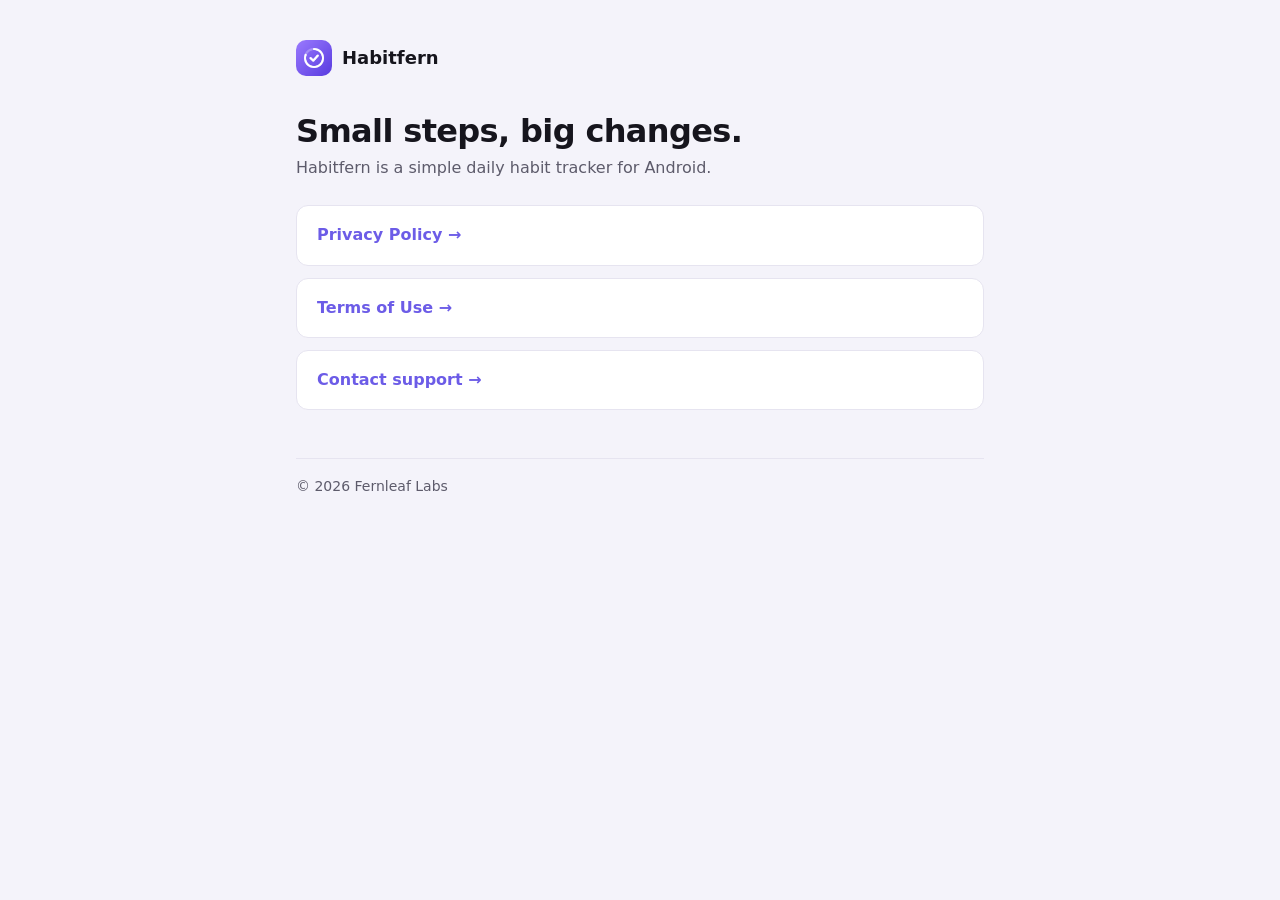
<file: index.html>
<!doctype html>
<html lang="en">
<head>
  <meta charset="utf-8">
  <meta name="viewport" content="width=device-width, initial-scale=1">
  <title>Habitfern</title>
  <link rel="stylesheet" href="style.css">
  <link rel="icon" href="icon.png">
</head>
<body>
<main>
  <a class="brand" href="./"><img src="icon.png" alt="">Habitfern</a>
  <h1>Small steps, big changes.</h1>
  <p class="updated">Habitfern is a simple daily habit tracker for Android.</p>
  <div class="links">
    <a href="privacy.html">Privacy Policy →</a>
    <a href="terms.html">Terms of Use →</a>
    <a href="mailto:fernleaflabs@gmail.com">Contact support →</a>
  </div>
  <footer>&copy; 2026 Fernleaf Labs</footer>
</main>
</body>
</html>
</file>
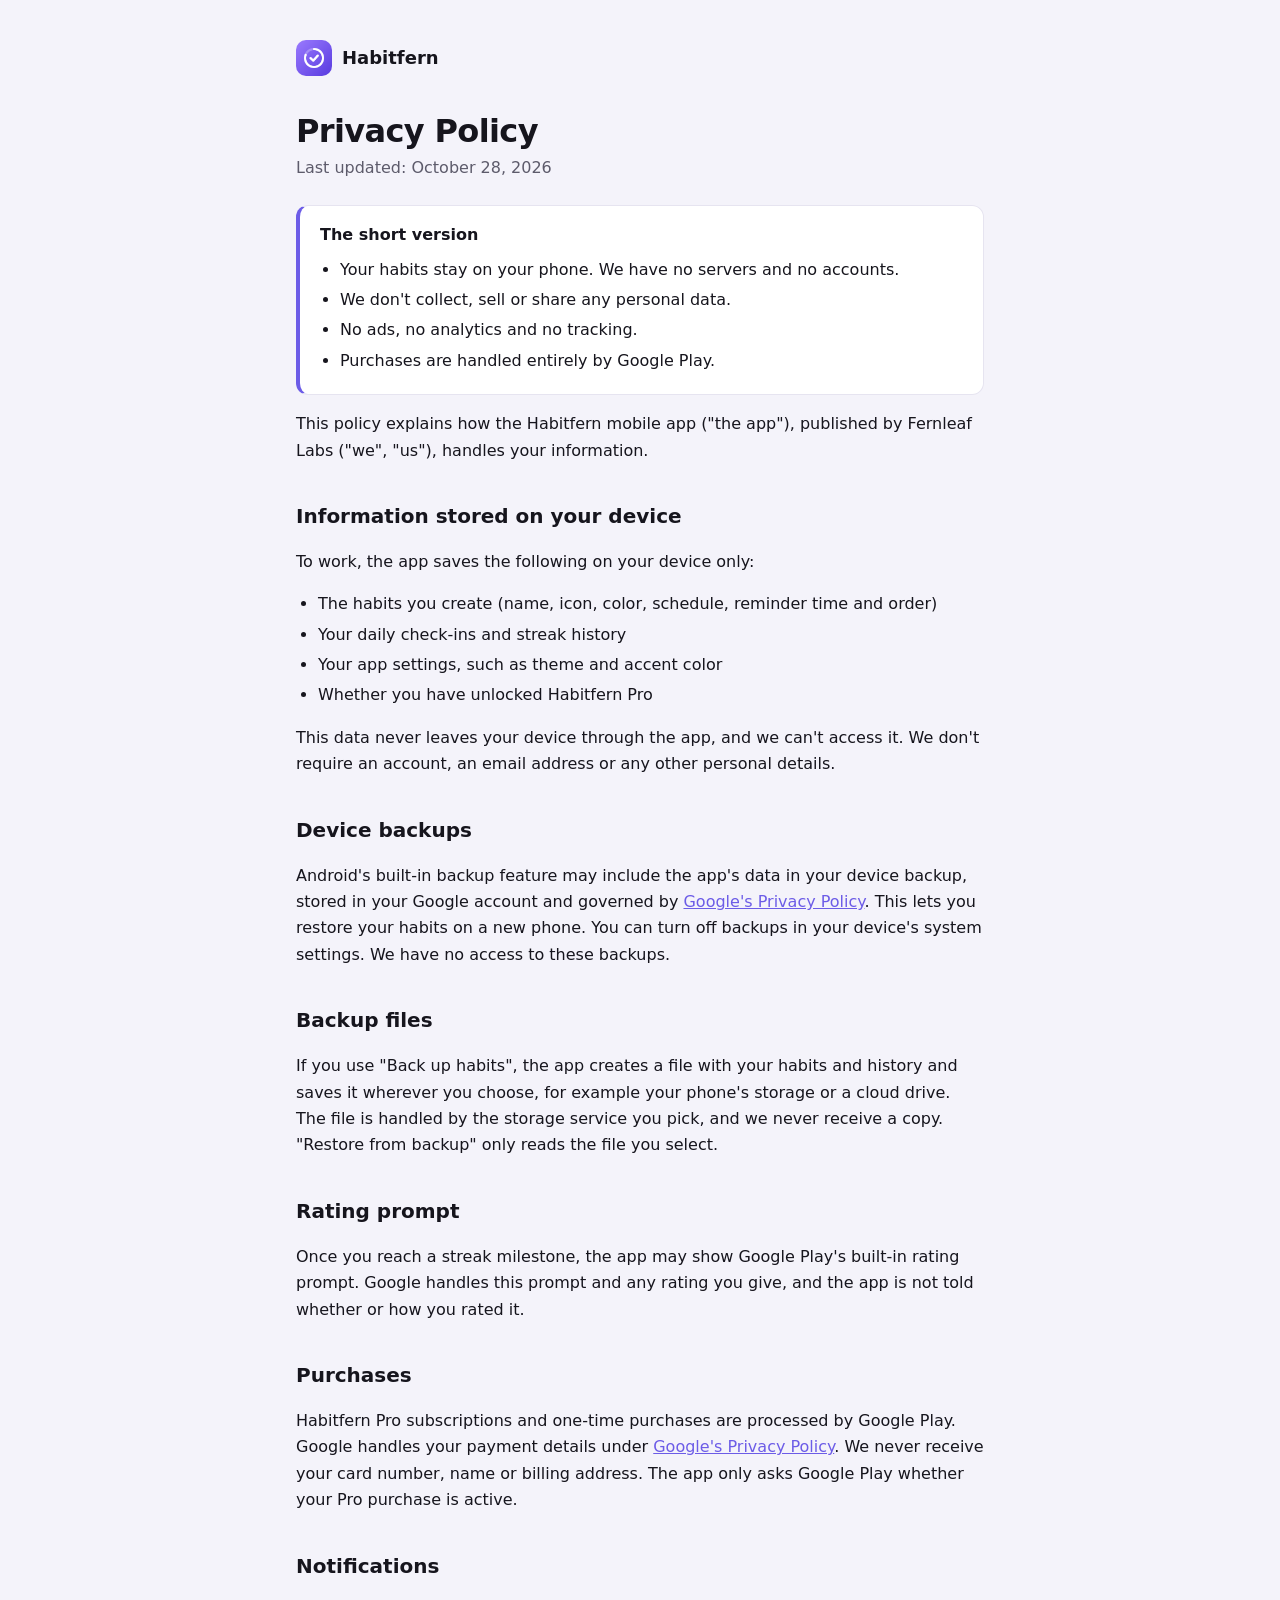
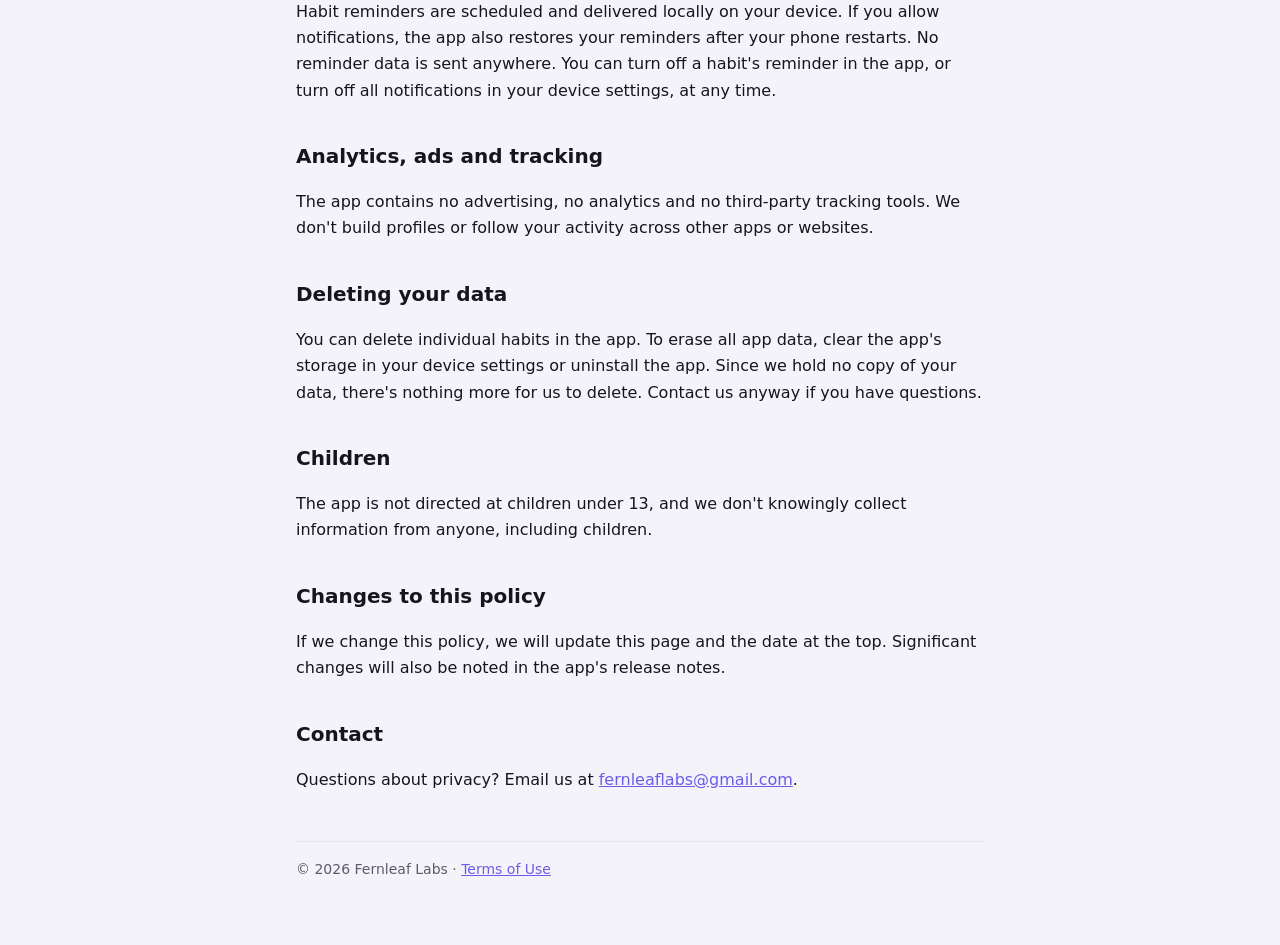
<file: privacy.html>
<!doctype html>
<html lang="en">
<head>
  <meta charset="utf-8">
  <meta name="viewport" content="width=device-width, initial-scale=1">
  <title>Habitfern Privacy Policy</title>
  <link rel="stylesheet" href="style.css">
  <link rel="icon" href="icon.png">
</head>
<body>
<main>
  <a class="brand" href="./"><img src="icon.png" alt="">Habitfern</a>
  <h1>Privacy Policy</h1>
  <p class="updated">Last updated: October 28, 2026</p>

  <div class="summary">
    <strong>The short version</strong>
    <ul>
      <li>Your habits stay on your phone. We have no servers and no accounts.</li>
      <li>We don't collect, sell or share any personal data.</li>
      <li>No ads, no analytics and no tracking.</li>
      <li>Purchases are handled entirely by Google Play.</li>
    </ul>
  </div>

  <p>This policy explains how the Habitfern mobile app ("the app"), published by Fernleaf Labs ("we", "us"), handles your information.</p>

  <h2>Information stored on your device</h2>
  <p>To work, the app saves the following on your device only:</p>
  <ul>
    <li>The habits you create (name, icon, color, schedule, reminder time and order)</li>
    <li>Your daily check-ins and streak history</li>
    <li>Your app settings, such as theme and accent color</li>
    <li>Whether you have unlocked Habitfern Pro</li>
  </ul>
  <p>This data never leaves your device through the app, and we can't access it. We don't require an account, an email address or any other personal details.</p>

  <h2>Device backups</h2>
  <p>Android's built-in backup feature may include the app's data in your device backup, stored in your Google account and governed by <a href="https://policies.google.com/privacy">Google's Privacy Policy</a>. This lets you restore your habits on a new phone. You can turn off backups in your device's system settings. We have no access to these backups.</p>

  <h2>Backup files</h2>
  <p>If you use "Back up habits", the app creates a file with your habits and history and saves it wherever you choose, for example your phone's storage or a cloud drive. The file is handled by the storage service you pick, and we never receive a copy. "Restore from backup" only reads the file you select.</p>

  <h2>Rating prompt</h2>
  <p>Once you reach a streak milestone, the app may show Google Play's built-in rating prompt. Google handles this prompt and any rating you give, and the app is not told whether or how you rated it.</p>

  <h2>Purchases</h2>
  <p>Habitfern Pro subscriptions and one-time purchases are processed by Google Play. Google handles your payment details under <a href="https://policies.google.com/privacy">Google's Privacy Policy</a>. We never receive your card number, name or billing address. The app only asks Google Play whether your Pro purchase is active.</p>

  <h2>Notifications</h2>
  <p>Habit reminders are scheduled and delivered locally on your device. If you allow notifications, the app also restores your reminders after your phone restarts. No reminder data is sent anywhere. You can turn off a habit's reminder in the app, or turn off all notifications in your device settings, at any time.</p>

  <h2>Analytics, ads and tracking</h2>
  <p>The app contains no advertising, no analytics and no third-party tracking tools. We don't build profiles or follow your activity across other apps or websites.</p>

  <h2>Deleting your data</h2>
  <p>You can delete individual habits in the app. To erase all app data, clear the app's storage in your device settings or uninstall the app. Since we hold no copy of your data, there's nothing more for us to delete. Contact us anyway if you have questions.</p>

  <h2>Children</h2>
  <p>The app is not directed at children under 13, and we don't knowingly collect information from anyone, including children.</p>

  <h2>Changes to this policy</h2>
  <p>If we change this policy, we will update this page and the date at the top. Significant changes will also be noted in the app's release notes.</p>

  <h2>Contact</h2>
  <p>Questions about privacy? Email us at <a href="mailto:fernleaflabs@gmail.com">fernleaflabs@gmail.com</a>.</p>

  <footer>&copy; 2026 Fernleaf Labs · <a href="terms.html">Terms of Use</a></footer>
</main>
</body>
</html>
</file>
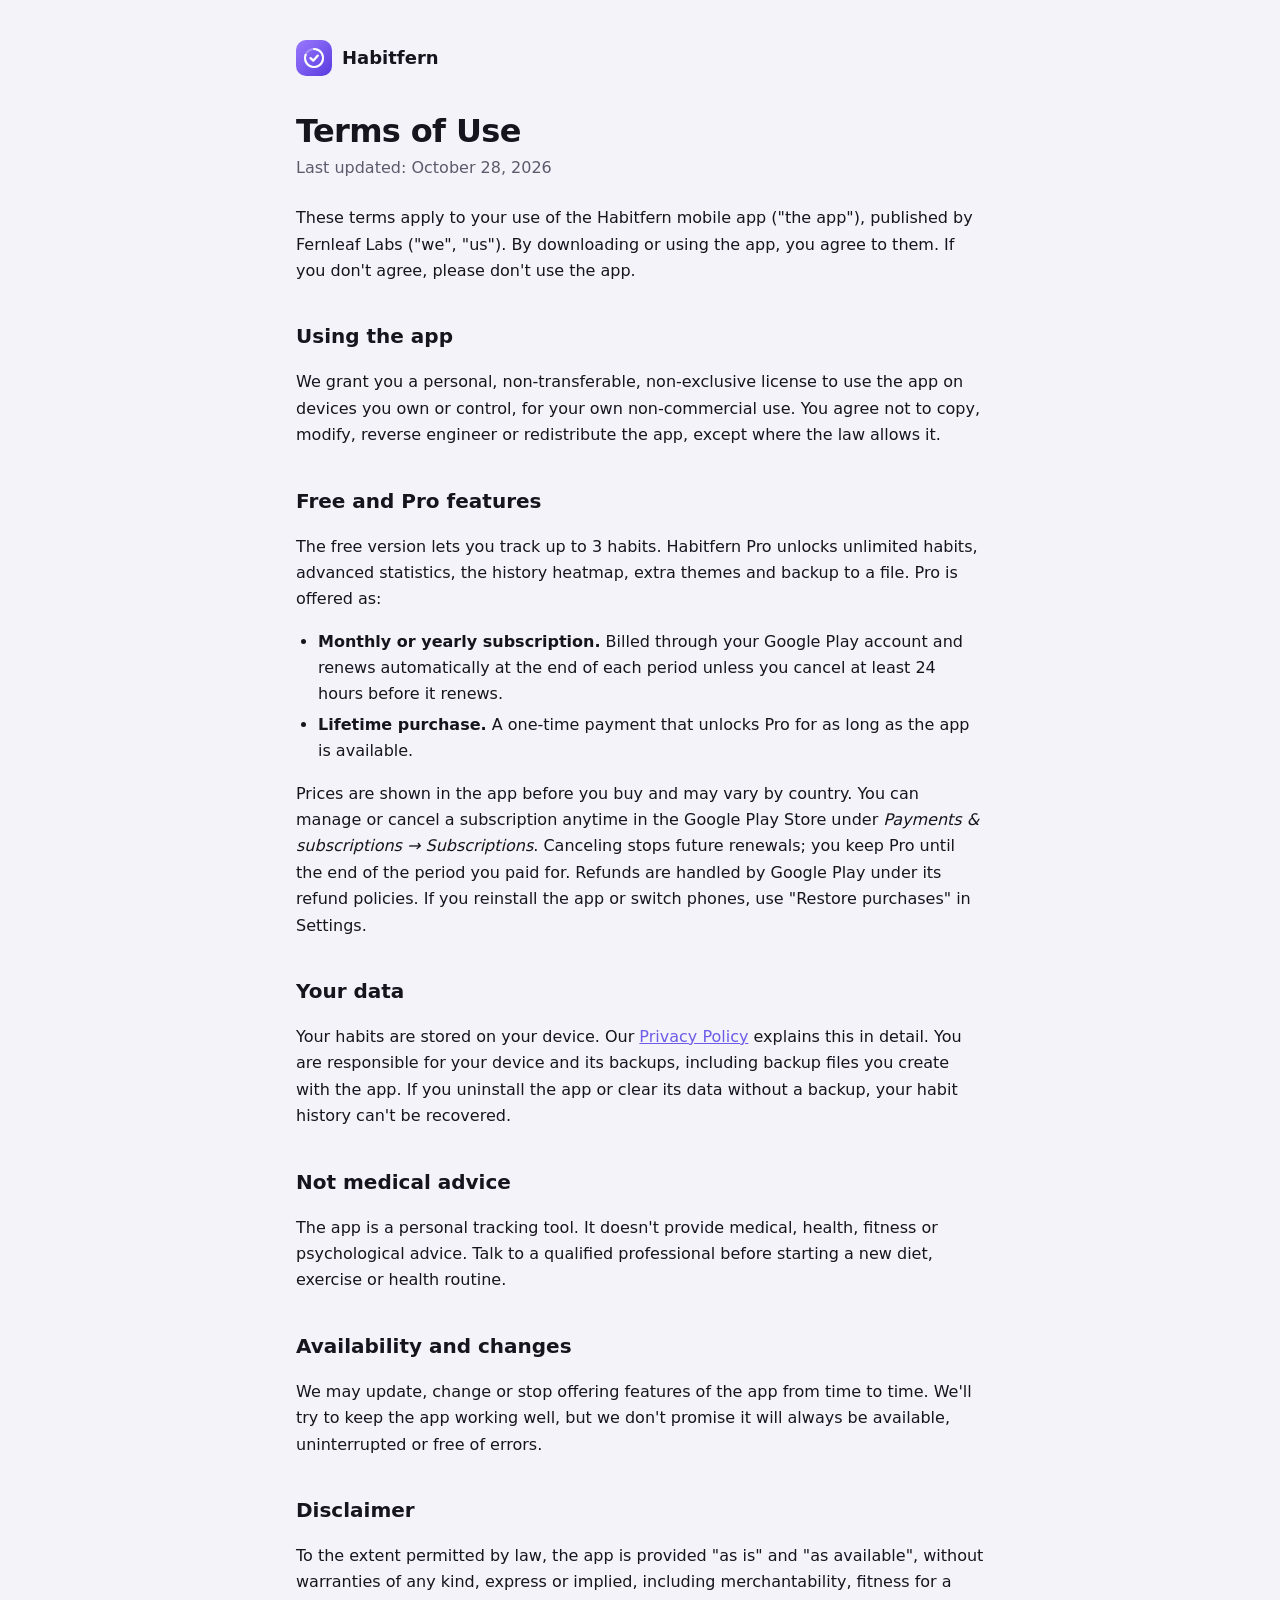
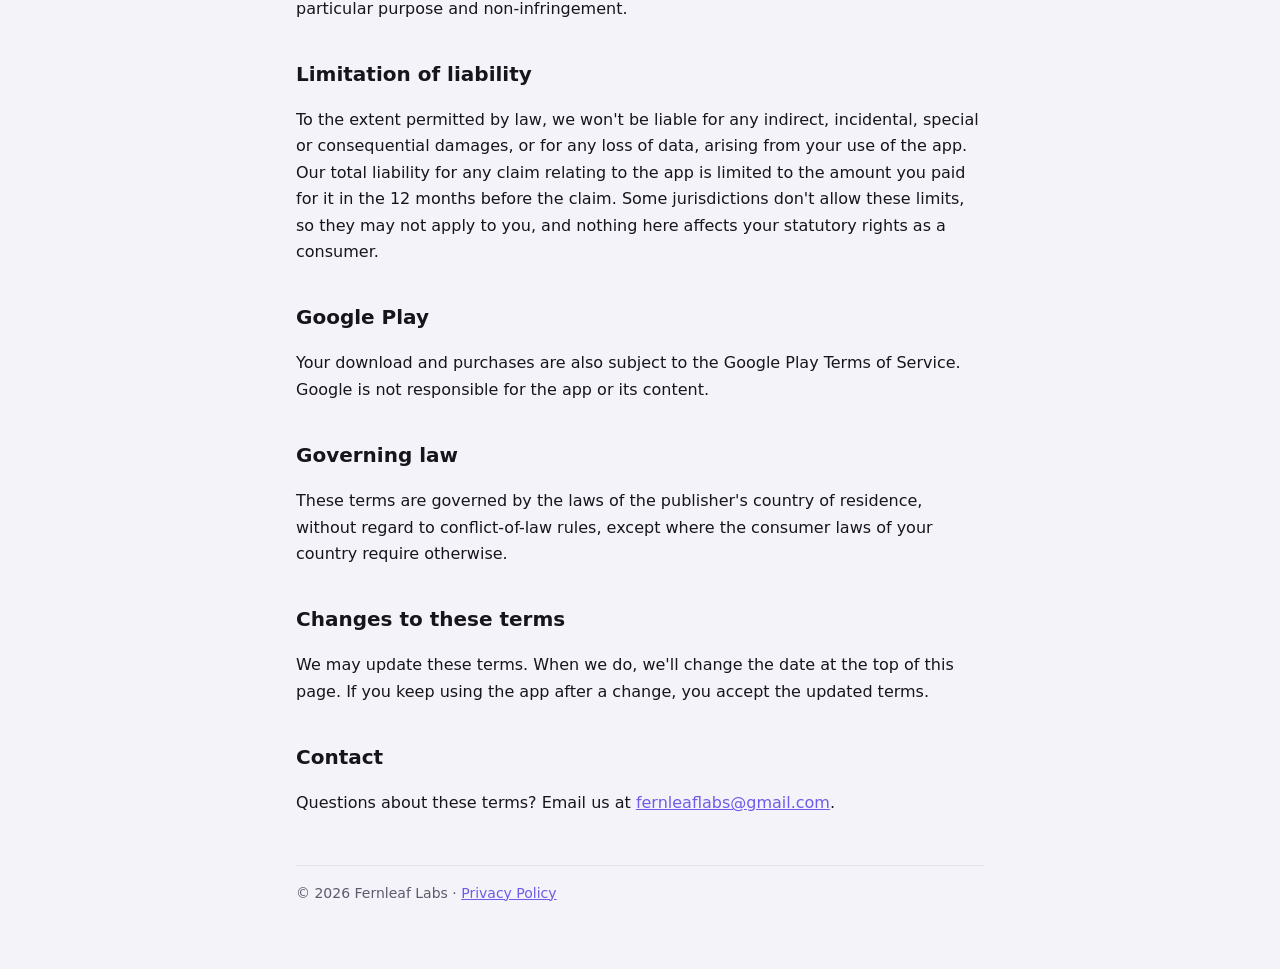
<file: terms.html>
<!doctype html>
<html lang="en">
<head>
  <meta charset="utf-8">
  <meta name="viewport" content="width=device-width, initial-scale=1">
  <title>Habitfern Terms of Use</title>
  <link rel="stylesheet" href="style.css">
  <link rel="icon" href="icon.png">
</head>
<body>
<main>
  <a class="brand" href="./"><img src="icon.png" alt="">Habitfern</a>
  <h1>Terms of Use</h1>
  <p class="updated">Last updated: October 28, 2026</p>

  <p>These terms apply to your use of the Habitfern mobile app ("the app"), published by Fernleaf Labs ("we", "us"). By downloading or using the app, you agree to them. If you don't agree, please don't use the app.</p>

  <h2>Using the app</h2>
  <p>We grant you a personal, non-transferable, non-exclusive license to use the app on devices you own or control, for your own non-commercial use. You agree not to copy, modify, reverse engineer or redistribute the app, except where the law allows it.</p>

  <h2>Free and Pro features</h2>
  <p>The free version lets you track up to 3 habits. Habitfern Pro unlocks unlimited habits, advanced statistics, the history heatmap, extra themes and backup to a file. Pro is offered as:</p>
  <ul>
    <li><strong>Monthly or yearly subscription.</strong> Billed through your Google Play account and renews automatically at the end of each period unless you cancel at least 24 hours before it renews.</li>
    <li><strong>Lifetime purchase.</strong> A one-time payment that unlocks Pro for as long as the app is available.</li>
  </ul>
  <p>Prices are shown in the app before you buy and may vary by country. You can manage or cancel a subscription anytime in the Google Play Store under <em>Payments &amp; subscriptions → Subscriptions</em>. Canceling stops future renewals; you keep Pro until the end of the period you paid for. Refunds are handled by Google Play under its refund policies. If you reinstall the app or switch phones, use "Restore purchases" in Settings.</p>

  <h2>Your data</h2>
  <p>Your habits are stored on your device. Our <a href="privacy.html">Privacy Policy</a> explains this in detail. You are responsible for your device and its backups, including backup files you create with the app. If you uninstall the app or clear its data without a backup, your habit history can't be recovered.</p>

  <h2>Not medical advice</h2>
  <p>The app is a personal tracking tool. It doesn't provide medical, health, fitness or psychological advice. Talk to a qualified professional before starting a new diet, exercise or health routine.</p>

  <h2>Availability and changes</h2>
  <p>We may update, change or stop offering features of the app from time to time. We'll try to keep the app working well, but we don't promise it will always be available, uninterrupted or free of errors.</p>

  <h2>Disclaimer</h2>
  <p>To the extent permitted by law, the app is provided "as is" and "as available", without warranties of any kind, express or implied, including merchantability, fitness for a particular purpose and non-infringement.</p>

  <h2>Limitation of liability</h2>
  <p>To the extent permitted by law, we won't be liable for any indirect, incidental, special or consequential damages, or for any loss of data, arising from your use of the app. Our total liability for any claim relating to the app is limited to the amount you paid for it in the 12 months before the claim. Some jurisdictions don't allow these limits, so they may not apply to you, and nothing here affects your statutory rights as a consumer.</p>

  <h2>Google Play</h2>
  <p>Your download and purchases are also subject to the Google Play Terms of Service. Google is not responsible for the app or its content.</p>

  <h2>Governing law</h2>
  <p>These terms are governed by the laws of the publisher's country of residence, without regard to conflict-of-law rules, except where the consumer laws of your country require otherwise.</p>

  <h2>Changes to these terms</h2>
  <p>We may update these terms. When we do, we'll change the date at the top of this page. If you keep using the app after a change, you accept the updated terms.</p>

  <h2>Contact</h2>
  <p>Questions about these terms? Email us at <a href="mailto:fernleaflabs@gmail.com">fernleaflabs@gmail.com</a>.</p>

  <footer>&copy; 2026 Fernleaf Labs · <a href="privacy.html">Privacy Policy</a></footer>
</main>
</body>
</html>
</file>
<file: style.css>
:root {
  --bg: #f4f3fa;
  --card: #ffffff;
  --text: #16151d;
  --muted: #5d5b6b;
  --accent: #6c5ce7;
  --border: #e6e4f0;
}
@media (prefers-color-scheme: dark) {
  :root {
    --bg: #111017;
    --card: #1b1a24;
    --text: #f1f0f7;
    --muted: #a9a7b8;
    --accent: #a29bfe;
    --border: #2c2a38;
  }
}
* { box-sizing: border-box; }
body {
  margin: 0;
  background: var(--bg);
  color: var(--text);
  font: 16px/1.65 system-ui, -apple-system, "Segoe UI", Roboto, sans-serif;
}
main {
  max-width: 720px;
  margin: 0 auto;
  padding: 40px 16px 64px;
}
.brand {
  display: inline-flex;
  align-items: center;
  gap: 10px;
  font-weight: 800;
  font-size: 18px;
  color: var(--text);
  text-decoration: none;
}
.brand img { width: 36px; height: 36px; border-radius: 10px; }
h1 { font-size: 32px; line-height: 1.2; margin: 28px 0 4px; letter-spacing: -0.02em; }
h2 { font-size: 20px; margin: 36px 0 8px; }
.updated { color: var(--muted); margin: 0 0 24px; }
.summary {
  background: var(--card);
  border: 1px solid var(--border);
  border-left: 4px solid var(--accent);
  border-radius: 12px;
  padding: 16px 20px;
}
.summary ul { margin: 8px 0 0; padding-left: 20px; }
a { color: var(--accent); }
ul { padding-left: 22px; }
li { margin: 4px 0; }
.links { display: grid; gap: 12px; margin-top: 24px; }
.links a {
  display: block;
  background: var(--card);
  border: 1px solid var(--border);
  border-radius: 12px;
  padding: 16px 20px;
  font-weight: 600;
  text-decoration: none;
}
footer {
  margin-top: 48px;
  padding-top: 16px;
  border-top: 1px solid var(--border);
  color: var(--muted);
  font-size: 14px;
}
</file>
